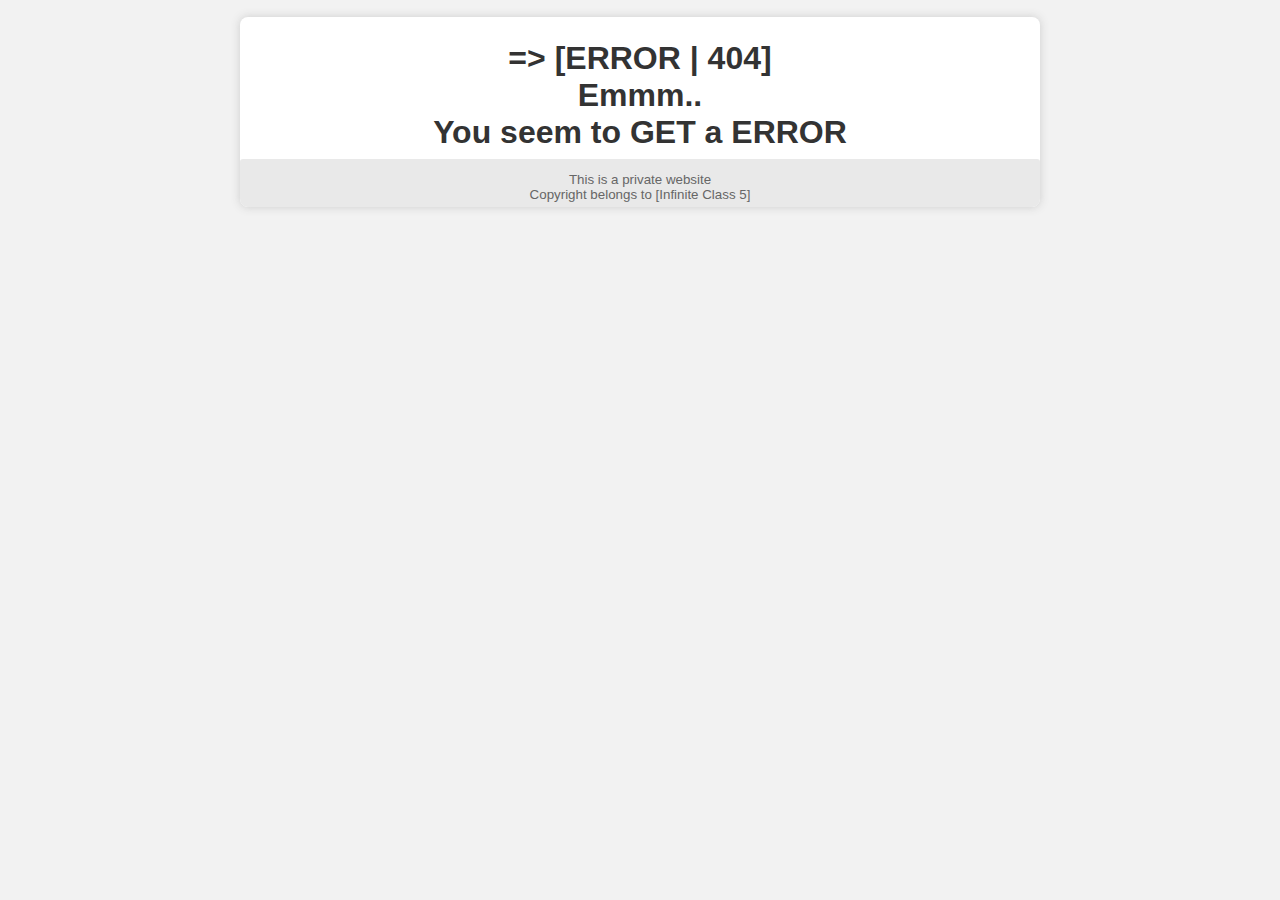
<file: index.html>
<!doctype html><html lang=""><head><meta charset="utf-8"><meta http-equiv="X-UA-Compatible" content="IE=edge"><meta name="viewport" content="width=device-width,initial-scale=1"><title>infinite5</title><script defer="defer" src="/js/chunk-vendors.2708ab57.js"></script><script defer="defer" src="/js/app.b0f50af9.js"></script><link href="/css/app.68b7d5ee.css" rel="stylesheet"></head><body><noscript><strong>We're sorry but infinite5 doesn't work properly without JavaScript enabled. Please enable it to continue.</strong></noscript><div id="app"></div></body></html>
</file>
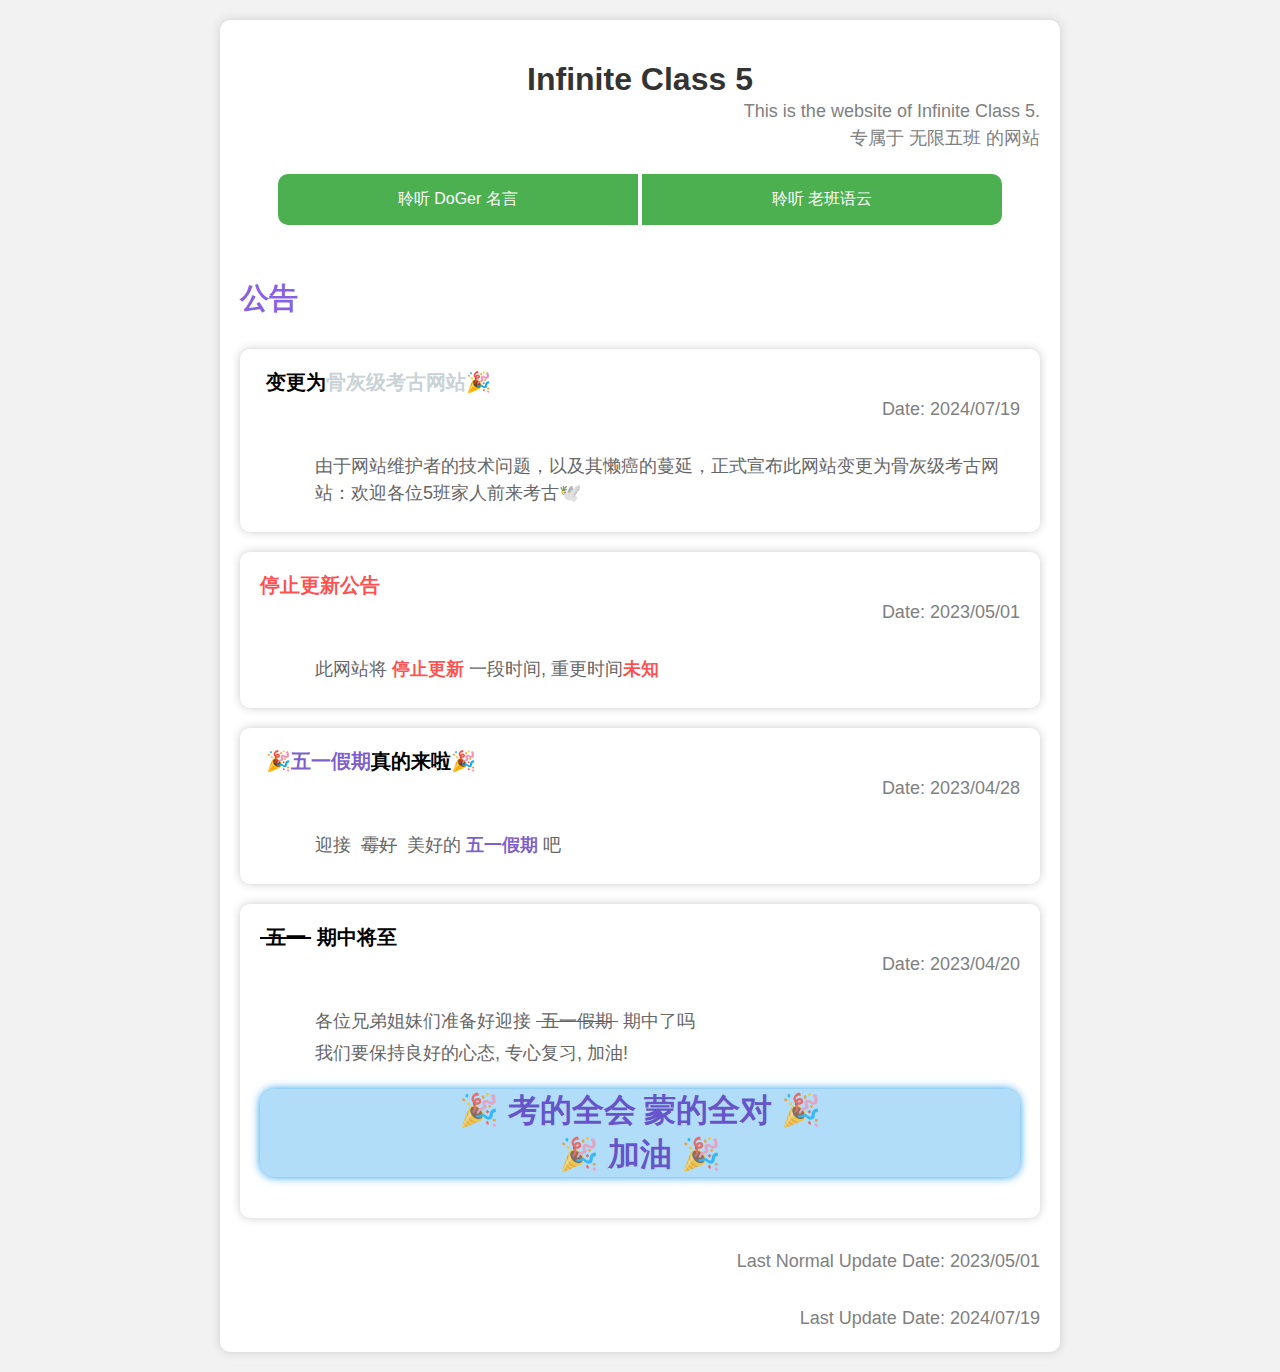
<file: Class5/index.html>
<!-- HTML code to create a beautiful announcement webpage -->
<!DOCTYPE html>
<html>

<head>
    <title>Infinite Class 5</title>
    <meta name="viewport" content="width=device-width, initial-scale=1.0">
    <link href="./global.css" rel="stylesheet" />
</head>

<body>
    <div class="Shadow-div">
        <div>
            <h1 style="margin-bottom: 0px;">Infinite Class 5</h1>
            <p style="color: gray; text-align: right; margin: 0px auto;">This is the website of Infinite Class 5.</p>
            <p style="color: gray; text-align: right; margin-top: 0px;">专属于 无限五班 的网站</p>
        </div>
        <div style="text-align: center;">
            <button style="margin-right: 0px; border-radius: 10px 0px 0px 10px; width: 45%;"
                onclick="window.location.href='./DoGer/'">聆听 DoGer 名言</button>
            <button style="margin-left: 0px; border-radius: 0px 10px 10px 0px; width: 45%;"
                onclick="window.location.href='./LaobanSays/'">聆听 老班语云</button>
        </div>
        <h4 style="margin: 50px auto 10px auto; font-size: 29px; display: inline-block; color: rgba(82, 25, 216, 0.7);">
            公告
            &MediumSpace;</h4>
        <div class="Shadow-div">
            <h4 style="margin: 0px auto; font-size: 20px; display: inline-block;">&nbsp;变更为<b
                    style="color: rgba(194, 204, 208, 0.9);">骨灰级考古网站</b>🎉</h4>
            <p style="color: gray; text-align: right; margin: 0px 0px 30px 0px ;">Date: 2024/07/19</p>
            <div style="margin-left: 55px;">
                <p style="margin: 5px auto;">由于网站维护者的技术问题，以及其懒癌的蔓延，正式宣布此网站变更为骨灰级考古网站：欢迎各位5班家人前来考古🕊️</p>
            </div>
        </div>
        <div class="Shadow-div">
            <h4 style="margin: 0px auto; font-size: 20px; display: inline-block; color: rgba(255, 0, 0, 0.7);">停止更新公告
            </h4>
            <p style="color: gray; text-align: right; margin: 0px 0px 30px 0px ;">Date: 2023/05/01</p>
            <div style="margin-left: 55px;">
                <p style="margin: 5px auto;">此网站将 <b style="color: rgba(255, 0, 0, 0.7);">停止更新</b> 一段时间, 重更时间<b
                        style="color: rgba(255, 0, 0, 0.7);">未知</b></p>
            </div>
        </div>
        <div class="Shadow-div">
            <h4 style="margin: 0px auto; font-size: 20px; display: inline-block;">&nbsp;🎉<b
                    style="color: rgba(69, 21, 182, 0.7);">五一假期</b>真的来啦🎉</h4>
            <p style="color: gray; text-align: right; margin: 0px 0px 30px 0px ;">Date: 2023/04/28</p>
            <div style="margin-left: 55px;">
                <p style="margin: 5px auto;">迎接 &nbsp;<del>霉好</del>&nbsp; 美好的 <b
                        style="color: rgba(69, 21, 182, 0.7);">五一假期</b> 吧</p>
            </div>
        </div>
        <div class="Shadow-div">
            <h4 style="margin: 0px auto; font-size: 20px; display: inline-block;"><del>&nbsp;五一&nbsp;</del>&nbsp;期中将至
            </h4>
            <p style="color: gray; text-align: right; margin: 0px 0px 30px 0px ;">Date: 2023/04/20</p>
            <div style="margin-left: 55px;">
                <p style="margin: 5px auto;">各位兄弟姐妹们准备好迎接&nbsp;<del>&nbsp;五一假期&nbsp;</del>&nbsp;期中了吗</p>
                <p style="margin: 5px auto;">我们要保持良好的心态, 专心复习, 加油!</p>
            </div>
            <div style="background-color: #1c99ec56; box-shadow: 0px 0px 10px #1c99ec; border-radius: 15px;">
                <h1 style="color: rgba(69, 21, 182, 0.7);">🎉 考的全会 蒙的全对 🎉<br>🎉 加油 🎉</h1>
            </div>
        </div>
        <p style="color: gray; text-align: right; margin: 30px 0px auto auto;">Last Normal Update Date: 2023/05/01</p>
        <p style="color: gray; text-align: right; margin: 30px 0px auto auto;">Last Update Date: 2024/07/19</p>
    </div>
</body>

</html>
</file>
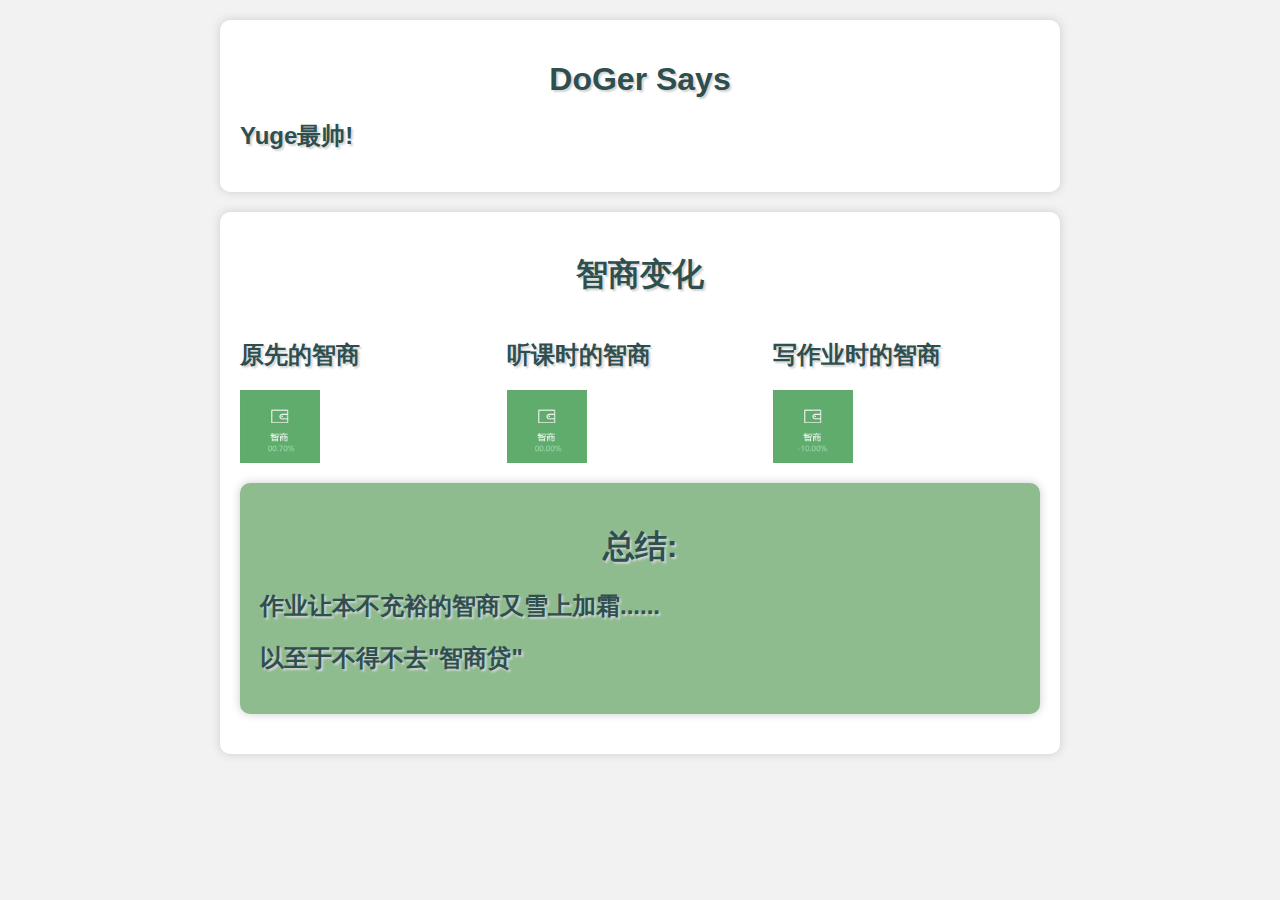
<file: Class5/DoGer/index.html>
<html>

<head>
    <title>DoGer Says</title>
    <link href="../global.css" rel="stylesheet"/>
    <style>

        h1 {
            text-align: center;
            font-family: Arial, sans-serif;
            color: darkslategray;
            text-shadow: 2px 2px 2px lightgray;
        }

        h2 {
            font-family: Arial, sans-serif;
            color: darkslategray;
            text-shadow: 2px 2px 2px lightgray;
        }

        .detail {
            display: flex;
            justify-content: space-between;
        }

        .image-container {
            display: flex;
            justify-content: space-between;
        }

        img {
            width: 30%;
            height: auto;
        }

        /* ADDITIONAL CODE FOR MOBILE COMPATIBILITY */
        @media only screen and (max-width: 600px) {
            .container {
                margin: 10px;
                padding: 10px;
            }

            img {
                width: 100%;
            }

            .image-container {
                flex-direction: column;
            }
        }
    </style>
</head>

<body>
    <div class=" Shadow-div">
                <h1>DoGer Says</h1>
                <h2>Yuge最帅!</h2>
            </div>

            <div class="Shadow-div">
                <h1>智商变化</h1>
                <div class="image-container">
                    <div>
                        <h2 class="detail">原先的智商</h2>
                        <img src="./access/zhishang.0.png" alt="原先的智商">
                    </div>
                    <div>
                        <h2 class="detail">听课时的智商</h2>
                        <img src="./access/zhishang.1.png" alt="听课时的智商">
                    </div>
                    <div>
                        <h2 class="detail">写作业时的智商</h2>
                        <img src="./access/zhishang.2.png" alt="写作业时的智商">
                    </div>
                </div>
                <div class="Shadow-div" style="background-color: darkseagreen;">
                    <h1>总结: </h1>
                    <h2>作业让本不充裕的智商又雪上加霜......</h2>
                    <h2>以至于不得不去"智商贷"</h2>
                </div>
            </div>
</body>

</html>
</file>
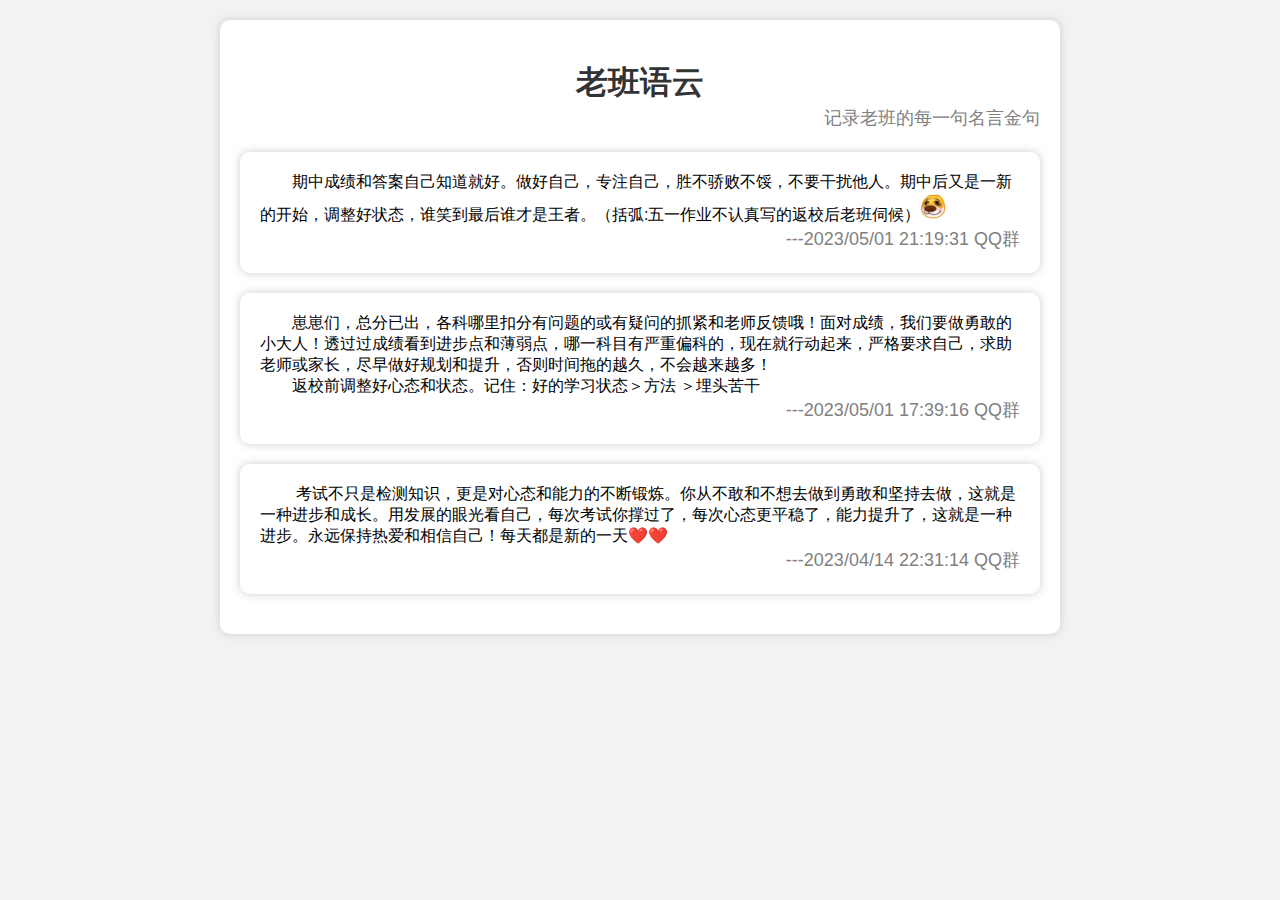
<file: Class5/LaobanSays/index.html>
<!-- HTML code to create a beautiful announcement webpage -->
<!DOCTYPE html>
<html>

<head>
    <title>老班语云 - Infinite Class 5</title>
    <meta name="viewport" content="width=device-width, initial-scale=1.0">
    <link href="../global.css" rel="stylesheet" />
</head>

<body>
    <div class="Shadow-div">
        <div>
            <h1 style="margin-bottom: 0px;">老班语云</h1>
            <p style="color: gray; text-align: right; margin-top: 0px;">记录老班的每一句名言金句</p>
        </div>
        <div class="Shadow-div">
            &emsp;&emsp;期中成绩和答案自己知道就好。做好自己，专注自己，胜不骄败不馁，不要干扰他人。期中后又是一新的开始，调整好状态，谁笑到最后谁才是王者。（括弧:五一作业不认真写的返校后老班伺候）<img src="./access/qq.dayuanzhong.png" style="height: 27   px;width: 27px;" />
            <p style="color: gray; text-align: right; margin: 0px auto;">---2023/05/01 21:19:31 QQ群</p>
        </div>
        <div class="Shadow-div">
            &emsp;&emsp;崽崽们，总分已出，各科哪里扣分有问题的或有疑问的抓紧和老师反馈哦！面对成绩，我们要做勇敢的小大人！透过过成绩看到进步点和薄弱点，哪一科目有严重偏科的，现在就行动起来，严格要求自己，求助老师或家长，尽早做好规划和提升，否则时间拖的越久，不会越来越多！
            <br>&emsp;&emsp;返校前调整好心态和状态。记住：好的学习状态＞方法 ＞埋头苦干
            <p style="color: gray; text-align: right; margin: 0px auto;">---2023/05/01 17:39:16 QQ群</p>
        </div>
        <div class="Shadow-div">
            &emsp;&emsp;
            考试不只是检测知识，更是对心态和能力的不断锻炼。你从不敢和不想去做到勇敢和坚持去做，这就是一种进步和成长。用发展的眼光看自己，每次考试你撑过了，每次心态更平稳了，能力提升了，这就是一种进步。永远保持热爱和相信自己！每天都是新的一天❤️❤️
            <p style="color: gray; text-align: right; margin: 0px auto;">---2023/04/14 22:31:14 QQ群</p>
        </div>
    </div>
</body>

</html>
</file>
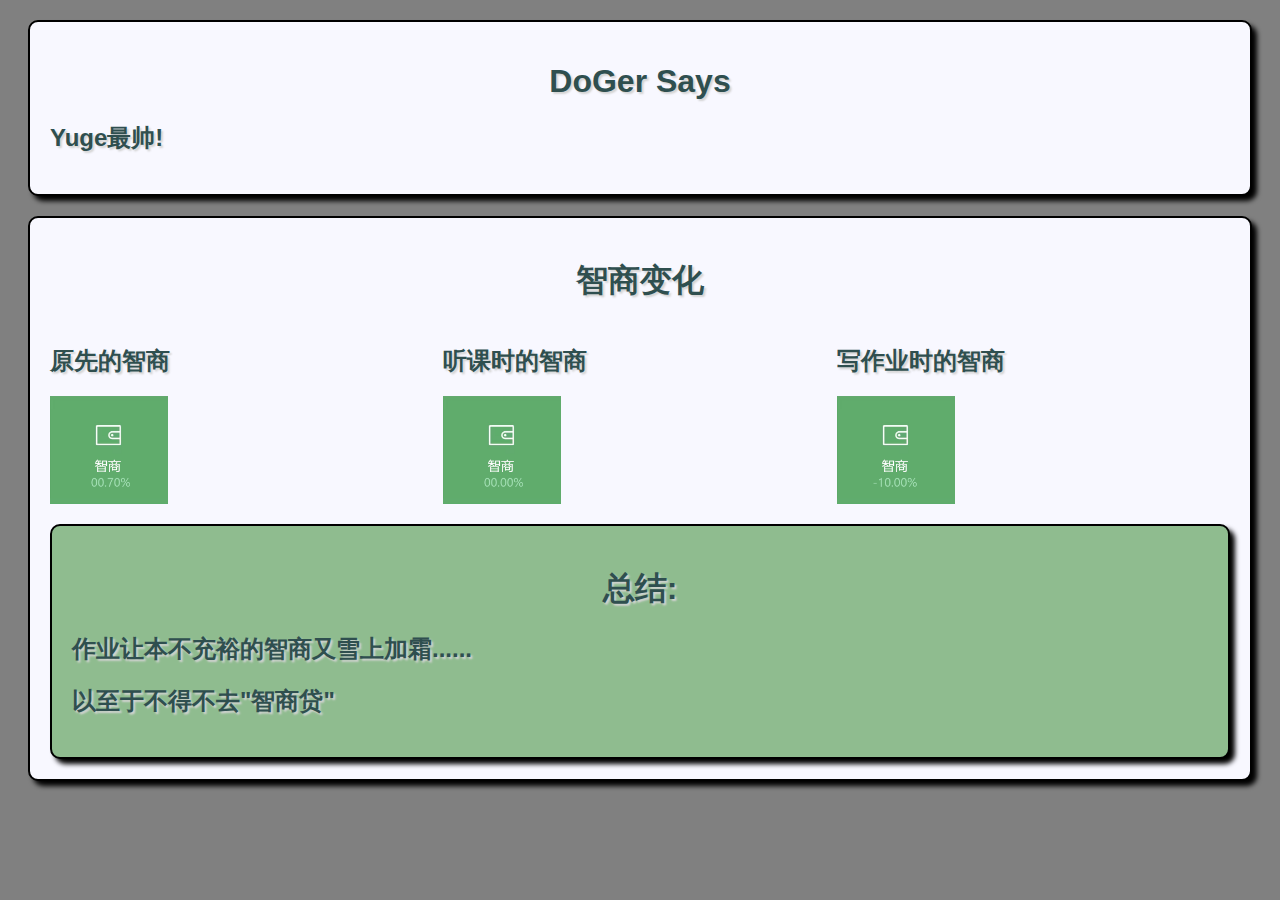
<file: DoGer.html>
<html>

<head>
    <title>DoGer Says</title>
    <style>
        body {
            background-color: gray;
        }

        .container {
            background-color: ghostwhite;
            padding: 20px;
            margin: 20px;
            border: 2px solid black;
            border-radius: 10px;
            box-shadow: 5px 5px 5px black;
        }

        h1 {
            text-align: center;
            font-family: Arial, sans-serif;
            color: darkslategray;
            text-shadow: 2px 2px 2px lightgray;
        }

        h2 {
            font-family: Arial, sans-serif;
            color: darkslategray;
            text-shadow: 2px 2px 2px lightgray;
        }

        .detail {
            display: flex;
            justify-content: space-between;
        }

        .summary {
            background-color: darkseagreen;
            padding: 20px;
            margin-top: 20px;
            border: 2px solid black;
            border-radius: 10px;
            box-shadow: 5px 5px 5px black;
        }

        .image-container {
            display: flex;
            justify-content: space-between;
        }

        img {
            width: 30%;
            height: auto;
        }

        /* ADDITIONAL CODE FOR MOBILE COMPATIBILITY */
        @media only screen and (max-width: 600px) {
            .container {
                margin: 10px;
                padding: 10px;
            }

            img {
                width: 100%;
            }

            .image-container {
                flex-direction: column;
            }
        }
    </style>
</head>

<body>
    <div class=" container">
                <h1>DoGer Says</h1>
                <h2>Yuge最帅!</h2>
            </div>

            <div class="container">
                <h1>智商变化</h1>
                <div class="image-container">
                    <div>
                        <h2 class="detail">原先的智商</h2>
                        <img src="./access/zhishang.0.png" alt="原先的智商">
                    </div>
                    <div>
                        <h2 class="detail">听课时的智商</h2>
                        <img src="./access/zhishang.1.png" alt="听课时的智商">
                    </div>
                    <div>
                        <h2 class="detail">写作业时的智商</h2>
                        <img src="./access/zhishang.2.png" alt="写作业时的智商">
                    </div>
                </div>
                <div class="summary">
                    <h1>总结: </h1>
                    <h2>作业让本不充裕的智商又雪上加霜......</h2>
                    <h2>以至于不得不去"智商贷"</h2>
                </div>
            </div>
</body>

</html>
</file>
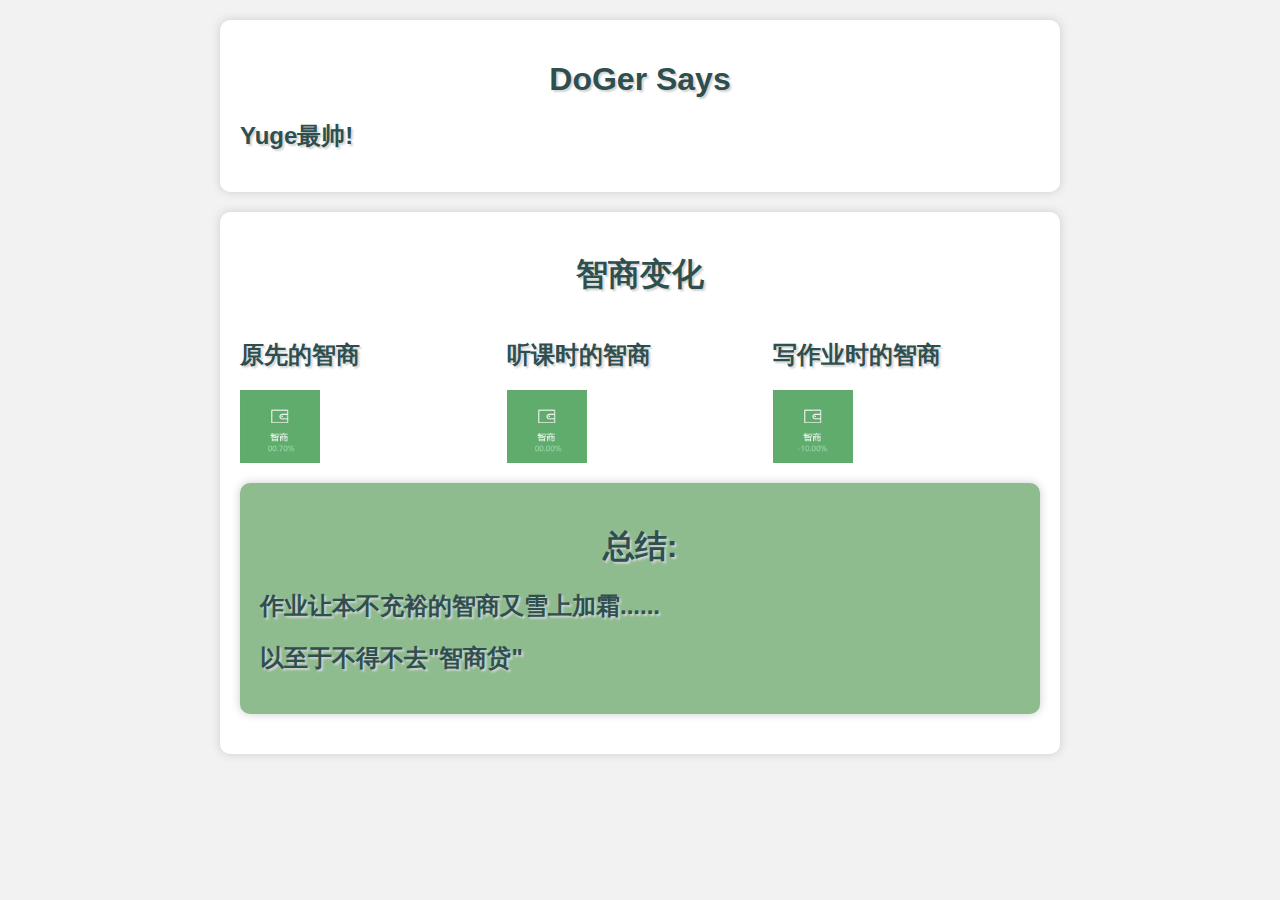
<file: Class5/DoGer.html>
<html>

<head>
    <title>DoGer Says</title>
    <link href="./global.css" rel="stylesheet"/>
    <style>

        h1 {
            text-align: center;
            font-family: Arial, sans-serif;
            color: darkslategray;
            text-shadow: 2px 2px 2px lightgray;
        }

        h2 {
            font-family: Arial, sans-serif;
            color: darkslategray;
            text-shadow: 2px 2px 2px lightgray;
        }

        .detail {
            display: flex;
            justify-content: space-between;
        }

        .image-container {
            display: flex;
            justify-content: space-between;
        }

        img {
            width: 30%;
            height: auto;
        }

        /* ADDITIONAL CODE FOR MOBILE COMPATIBILITY */
        @media only screen and (max-width: 600px) {
            .container {
                margin: 10px;
                padding: 10px;
            }

            img {
                width: 100%;
            }

            .image-container {
                flex-direction: column;
            }
        }
    </style>
</head>

<body>
    <div class=" Shadow-div">
                <h1>DoGer Says</h1>
                <h2>Yuge最帅!</h2>
            </div>

            <div class="Shadow-div">
                <h1>智商变化</h1>
                <div class="image-container">
                    <div>
                        <h2 class="detail">原先的智商</h2>
                        <img src="./access/zhishang.0.png" alt="原先的智商">
                    </div>
                    <div>
                        <h2 class="detail">听课时的智商</h2>
                        <img src="./access/zhishang.1.png" alt="听课时的智商">
                    </div>
                    <div>
                        <h2 class="detail">写作业时的智商</h2>
                        <img src="./access/zhishang.2.png" alt="写作业时的智商">
                    </div>
                </div>
                <div class="Shadow-div" style="background-color: darkseagreen;">
                    <h1>总结: </h1>
                    <h2>作业让本不充裕的智商又雪上加霜......</h2>
                    <h2>以至于不得不去"智商贷"</h2>
                </div>
            </div>
</body>

</html>
</file>
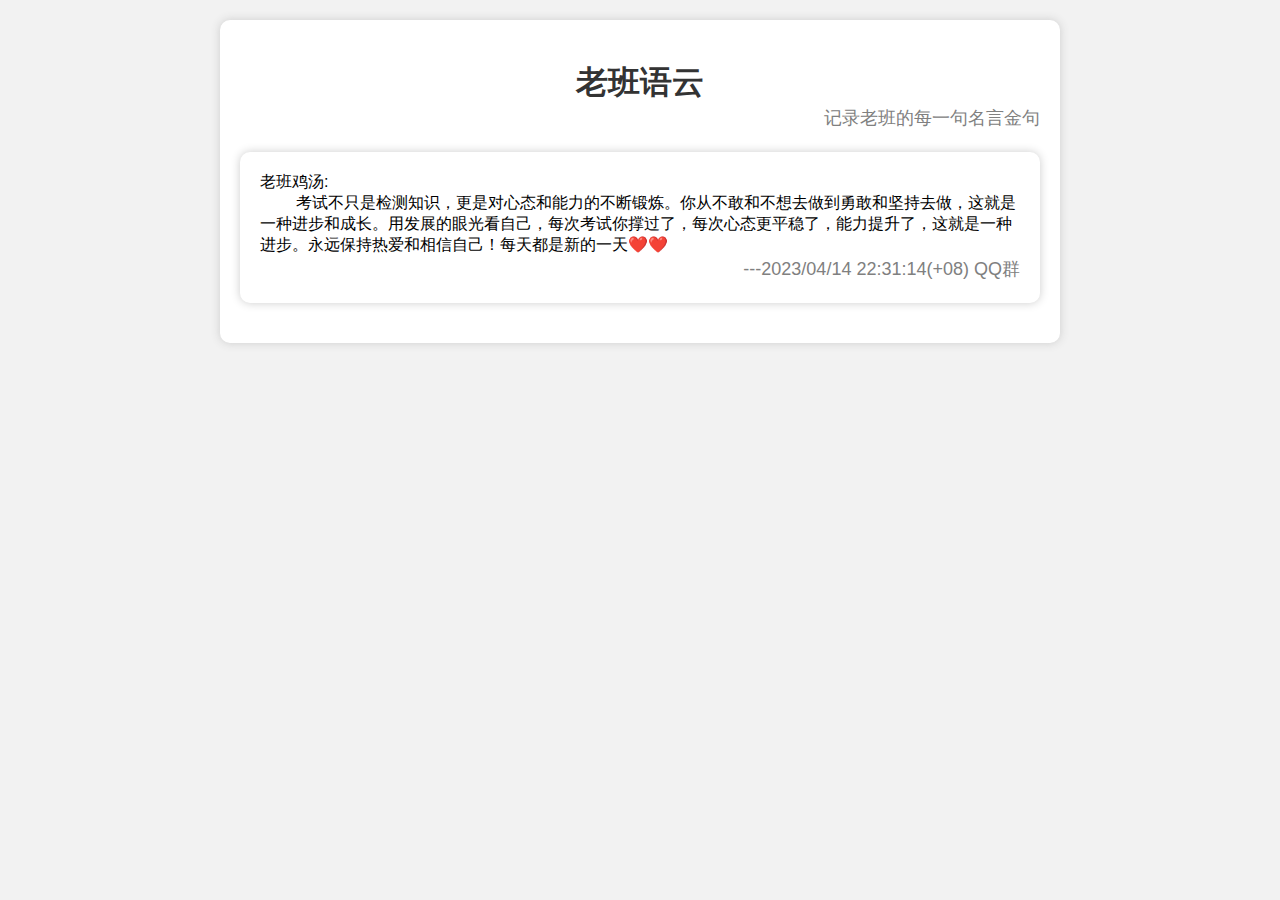
<file: Class5/LaobanSays.html>
<!-- HTML code to create a beautiful announcement webpage -->
<!DOCTYPE html>
<html>

<head>
    <title>老班语云 - Infinite Class 5</title>
    <meta name="viewport" content="width=device-width, initial-scale=1.0">
    <link href="./global.css" rel="stylesheet" />
</head>

<body>
    <div class="Shadow-div">
        <div>
            <h1 style="margin-bottom: 0px;">老班语云</h1>
            <p style="color: gray; text-align: right; margin-top: 0px;">记录老班的每一句名言金句</p>
        </div>
        <div class="Shadow-div">
            老班鸡汤:<br> &emsp;&emsp; 考试不只是检测知识，更是对心态和能力的不断锻炼。你从不敢和不想去做到勇敢和坚持去做，这就是一种进步和成长。用发展的眼光看自己，每次考试你撑过了，每次心态更平稳了，能力提升了，这就是一种进步。永远保持热爱和相信自己！每天都是新的一天❤️❤️
            <p style="color: gray; text-align: right; margin: 0px auto;">---2023/04/14 22:31:14(+08) QQ群</p>
        </div>
    </div>
</body>

</html>
</file>
<file: css/app.68b7d5ee.css>
*{margin:0;padding:0;border:0}h1,h2,h3,h4,h5,h6{text-align:center;color:#333}hr{height:1px;border-radius:1px;background-color:#242d3a57}button{background-color:#f1faff;color:#85ccd1;border:none;text-align:center;text-decoration:none;display:inline-block;font-size:16px;cursor:pointer;border-radius:10px}body{font-family:Arial,sans-serif;background-color:#f2f2f2;padding:17px 13px}.MainAppOuter{background-color:#fff;border-radius:8px;box-shadow:0 0 10px #ccc;max-width:800px;margin:auto;padding:23px 0 0 0}.MainAppFoot{margin-top:8px;padding:13px 5px 5px 5px;background-color:#e9e9e9;border-radius:3px 3px 8px 8px}.MainAppFoot p{text-align:center;color:#666;font-size:smaller}.HomeView_Title{margin-bottom:13px}.Frame1_Notice{margin:29px 23px;padding:23px 23px;border-radius:2px;box-shadow:0 0 3px #ccc}.Frame1_Notice h2{text-align:left;margin:0 8px}.Frame1_Notice hr{margin:0 0 11px 0}.Frame1_Date{text-align:right;color:#666;margin:0 7px 0 0;font-size:smaller}.NavbarPlug{height:70px;margin:13px 13px;display:flex;justify-content:center;text-align:center}.NavbarPlug button{height:100%;width:100%}#back_btn{margin:0 0 0 13px}.div-markdown{margin:0 8px}.div-markdown h1,.div-markdown h2,.div-markdown h3,.div-markdown h4{text-align:left}
</file>
<file: Class5/global.css>
body {
    font-family: Arial, sans-serif;
    background-color: #f2f2f2;
}

h1 {
    text-align: center;
    color: #333333;
}

p {
    font-size: 18px;
    line-height: 1.5;
    color: #666666;
}

button {
    background-color: #4CAF50;
    /* Green */
    border: none;
    color: white;
    padding: 15px 32px;
    text-align: center;
    text-decoration: none;
    display: inline-block;
    font-size: 16px;
    margin: 4px 2px;
    cursor: pointer;
    border-radius: 10px;
}

.Shadow-div {
        background-color: #ffffff;
        border-radius: 10px;
        box-shadow: 0px 0px 10px #cccccc;
        padding: 20px;
        margin: 20px auto;
        max-width: 800px;
    }
</file>
